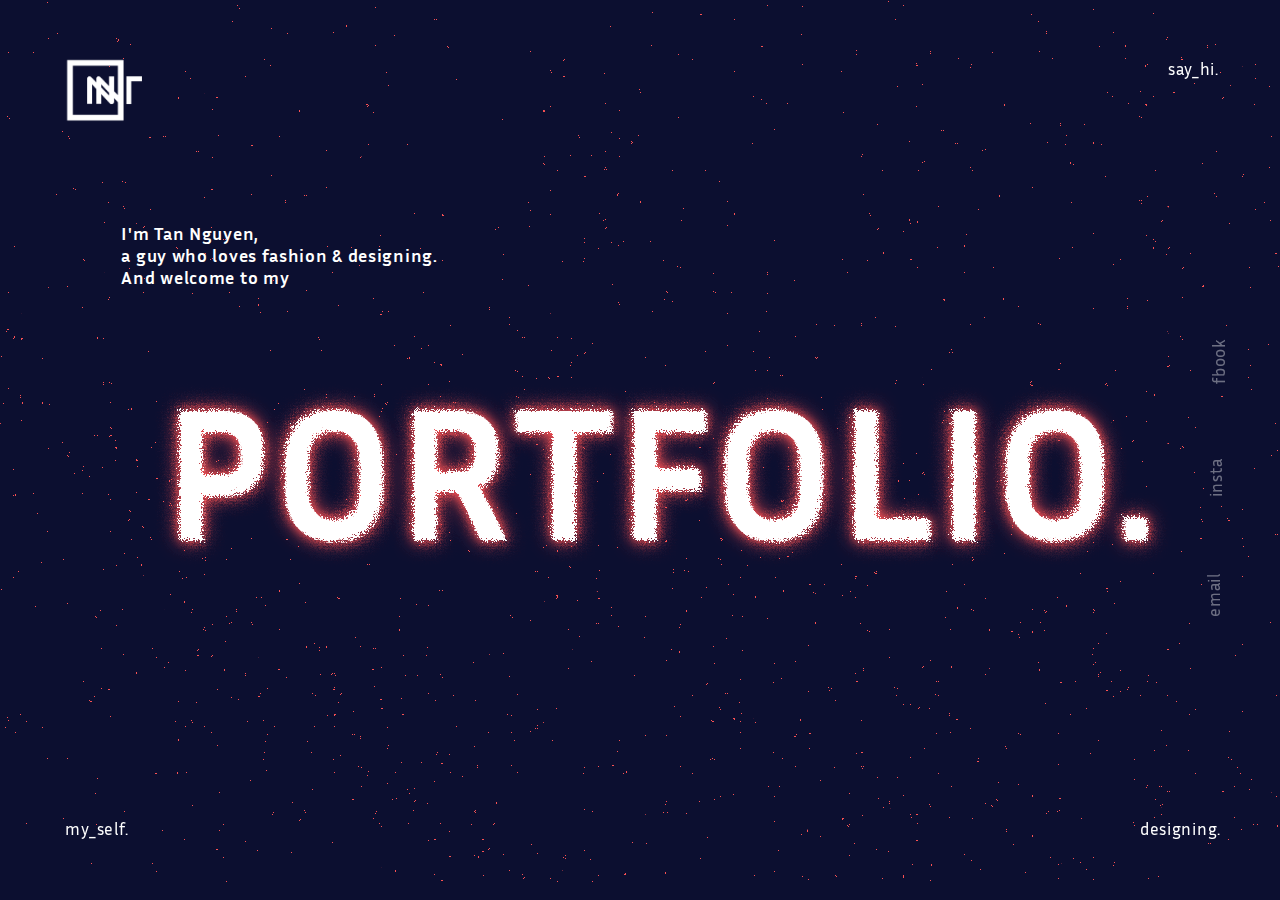
<file: index.html>
<!DOCTYPE html>
<html lang="en">
<head>
    <meta charset="UTF-8">
    <meta http-equiv="X-UA-Compatible" content="IE=edge">
    <meta name="viewport" content="width=device-width, initial-scale=1.0">
    <title>PORTFOLIO</title>
    <link rel="preconnect" href="https://fonts.googleapis.com">
    <link rel="preconnect" href="https://fonts.gstatic.com" crossorigin>
    <link href="https://fonts.googleapis.com/css2?family=Inria+Sans:wght@700&display=swap" rel="stylesheet">

    <link rel="stylesheet" href="base.css">
    <link rel="stylesheet" href="style.css">
</head>
<body>
    <header>
        <nav class="nav_container">
                <li><a class="home_section" href="/index.html"><img id="pic" src="/images/logo.png"/></a></li>
        </nav>

        <nav class="nav_container2">
                <a class="sayhi_section" href="./sayhi.html">say_hi.</a>

                <a class="designing_section" href="./designing.html">designing.</a>

                <a class="myself_section" href="./aboutme.html">my_self.</a>
        </nav>

        <nav class="nav_container3">
            <a class="fbook_section" href="https://www.facebook.com/profile.php?id=100033706904200&mibextid=LQQJ4d">fbook</a>

            <a class="insta_section" href="https://www.instagram.com/lightann_603">insta</a>

            <a class="email_section" href="mailto:nhuantan0603@gmail.com">email</a>
        </nav>
    </header>
     
        <!-- HOME -->
         
        <section class="main"  id="home">
            <div id="L-side" class="side">

              <div class="instruction" >
                <h3>I'm Tan Nguyen,</h3>
                <h3>a guy who loves fashion & designing.</h3>
                <h3>And welcome to my</h3>
              </div>



<!--ver2--> 
<div class="text">
    <h1 id="h1">PORTFOLIO.</h1>
</div>

<svg>
    <filter id="PORTFOLIO">

        <feTurbulence id="turbulence" baseFrequency="0.1 0.1"
          numOctaves="2" seed="3">

           <animate attributeName="baseFrequency" dur="0.5s"
             values="0.1 0.1;0.8 0.9"
             repeatCount="indefinite"></animate>
        </feTurbulence>

        <feDisplacementMap in="SourceGraphic" scale="10">
        </feDisplacementMap>
    </filter>
</svg>




<!--ver3--> 
<div class="text2">
    <h1 id="h1">PORTFOLIO</h1>
</div>

<svg>
    <filter id="PORTFOLIO2">

        <feTurbulence id="turbulence" baseFrequency="0.1 0.1"
          numOctaves="1" seed="1">

           <animate attributeName="baseFrequency" dur="20s"
             values="0.1 0.1;0.8 0.9"
             repeatCount="indefinite"></animate>
        </feTurbulence>

        <feDisplacementMap in="SourceGraphic" scale="20000">
        </feDisplacementMap>
    </filter>
</svg>



</div>
</section>

</body>
</file>
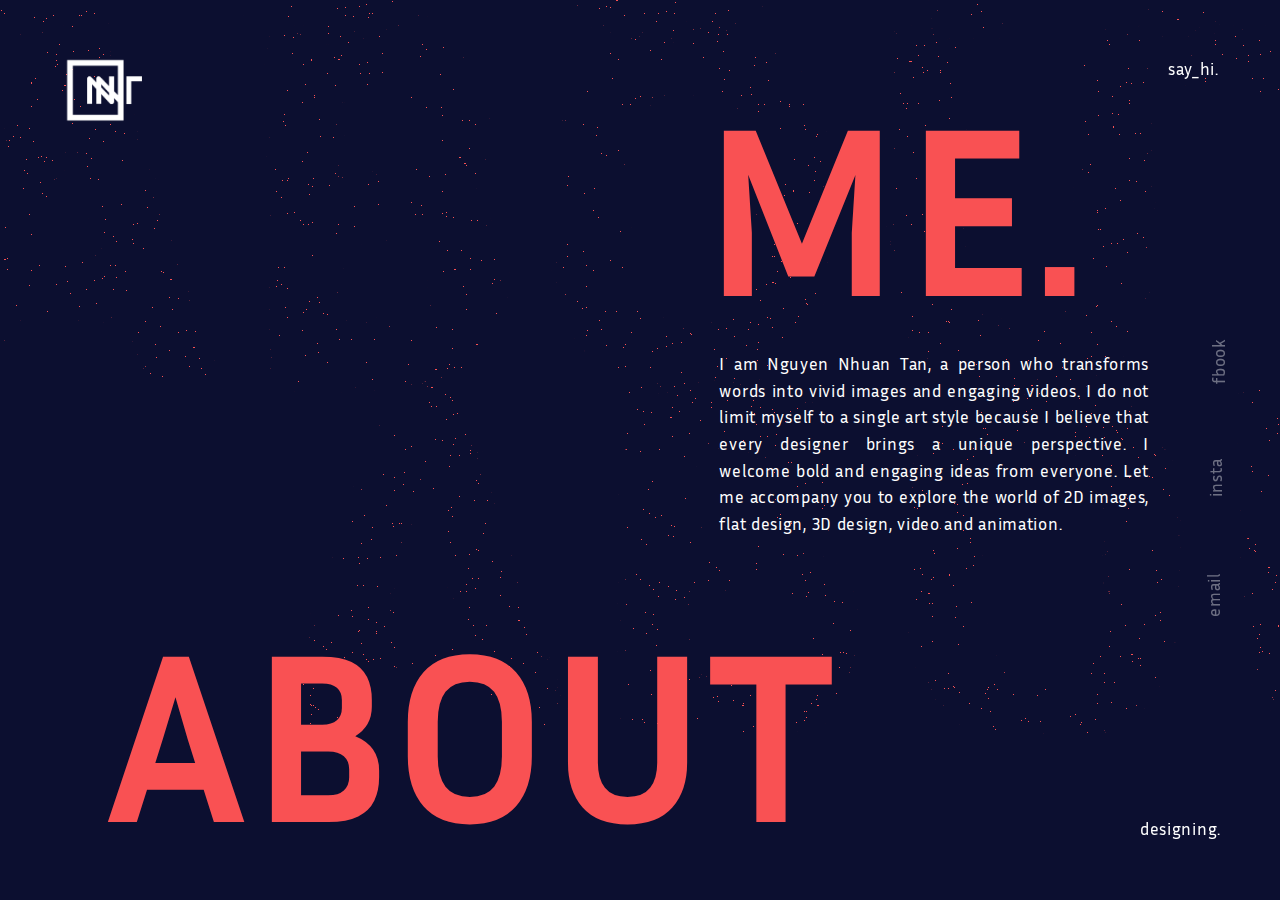
<file: aboutme.html>
<!DOCTYPE html>
<html lang="en">
<head>
    <meta charset="UTF-8">
    <meta http-equiv="X-UA-Compatible" content="IE=edge">
    <meta name="viewport" content="width=device-width, initial-scale=1.0">
    <title>PORTFOLIO</title>
    <link rel="preconnect" href="https://fonts.googleapis.com">
    <link rel="preconnect" href="https://fonts.gstatic.com" crossorigin>
    <link href="https://fonts.googleapis.com/css2?family=Inria+Sans:wght@700&display=swap" rel="stylesheet">
    <link rel="stylesheet" href="base.css">
    <link rel="stylesheet" href="aboutme.css">
</head>
<body>
    <header>
        <nav class="nav_container">
            <div class="menu">
                <li><a class="home_section" href="index.html"><img id="pic" src="/images/logo.png"/></a></li>
            </div>
        </nav>

        <nav class="nav_container2">
                <a class="sayhi_section" href="./sayhi.html">say_hi.</a>

                <a class="designing_section" href="./designing.html">designing.</a>

        </nav>

        <nav class="nav_container3">
            <a class="fbook_section" href="https://www.facebook.com/profile.php?id=100033706904200&mibextid=LQQJ4d">fbook</a>

            <a class="insta_section" href="https://www.instagram.com/lightann_603">insta</a>

            <a class="email_section" href="mailto:nhuantan0603@gmail.com">email</a>
        </nav>
    </header>
            <!-- HOME -->
             
            <section class="main"  id="home">
                <div id="L-side" class="side">
    
                  <div class="instruction" >
                    <p>I am Nguyen Nhuan Tan, a person who transforms words into vivid images and engaging videos. I do not limit myself to a single art style because I believe that every designer brings a unique perspective. I welcome bold and engaging ideas from everyone. Let me accompany you to explore the world of 2D images, flat design, 3D design, video and animation.</p>
                  </div>
    
                    <div class="L-title">
                    <h1 id="h1">ABOUT</h1>
                    <h1 id="h2"> ME.</h1>
                    </div>
    
        <!-- --------------------------------------------------------------------------------->
         
        <div class="text">
            <h1 id="h1">ABOUTME</h1>
        </div>

        <svg>
            <filter id="ABOUTME">
    
                <feTurbulence id="turbulence" baseFrequency="0.1 0.1"
                  numOctaves="2" seed="3">
    
                   <animate attributeName="baseFrequency" dur="15s"
                     values="0.1 0.5;0.4 0.1"
                     repeatCount="indefinite"></animate>
                </feTurbulence>
    
                <feDisplacementMap in="SourceGraphic" scale="90000">
                </feDisplacementMap>
            </filter>
        </svg>
   
                </div>
            </section>
</body>
</file>
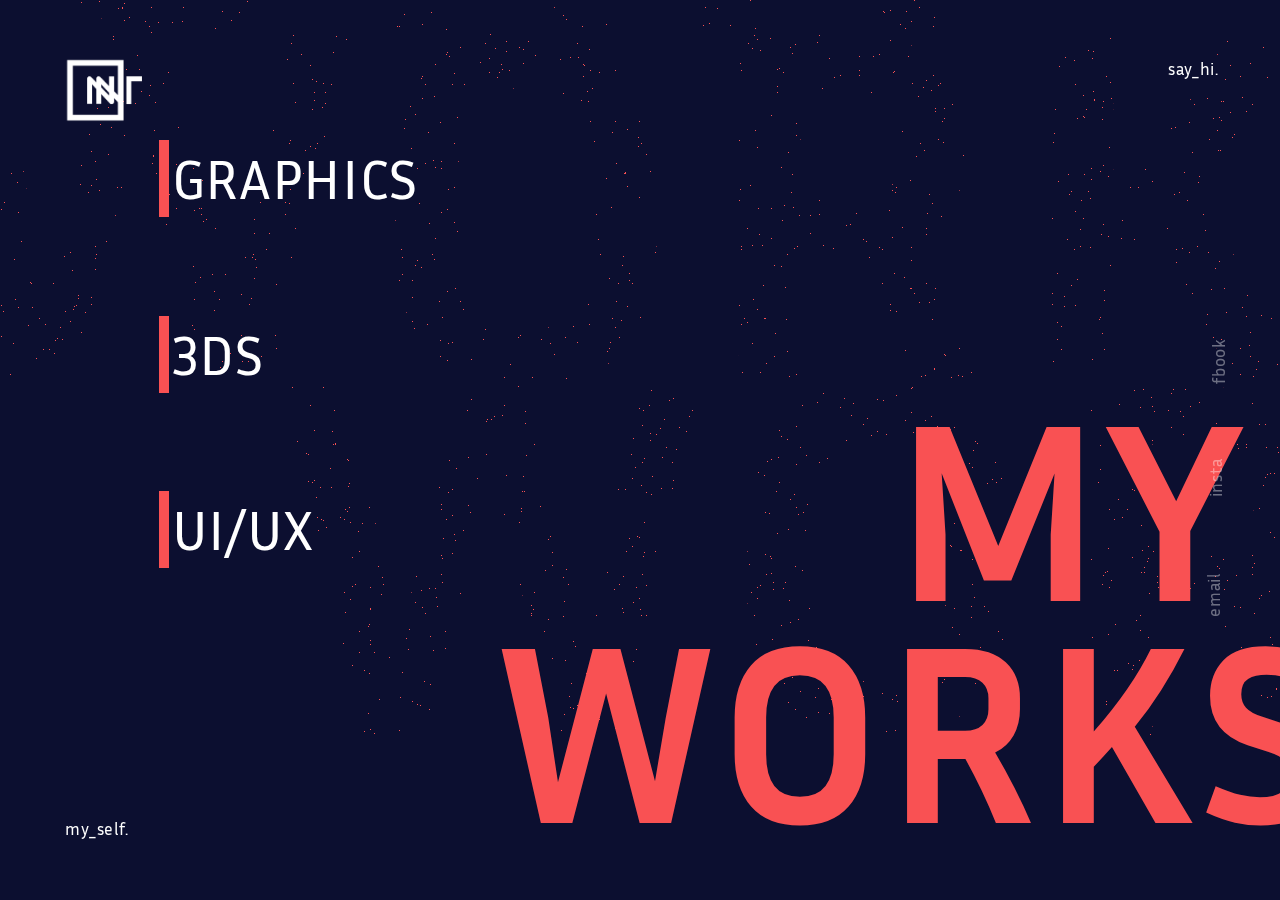
<file: designing.html>
<!DOCTYPE html>
<html lang="en">
<head>
    <meta charset="UTF-8">
    <meta http-equiv="X-UA-Compatible" content="IE=edge">
    <meta name="viewport" content="width=device-width, initial-scale=1.0">
    <title>PORTFOLIO</title>
    <link rel="preconnect" href="https://fonts.googleapis.com">
    <link rel="preconnect" href="https://fonts.gstatic.com" crossorigin>
    <link href="https://fonts.googleapis.com/css2?family=Inria+Sans:wght@700&display=swap" rel="stylesheet">
    <link rel="stylesheet" href="base.css">
    <link rel="stylesheet" href="designing.css">
</head>
<body>
    <header>
        <nav class="nav_container">
                <li><a class="home_section" href="index.html"><img id="pic" src="/images/logo.png"/></a></li>
        </nav>

        <nav class="nav_container2">
                <a class="sayhi_section" href="./sayhi.html">say_hi.</a>

                <a class="myself_section" href="./aboutme.html">my_self.</a>
                
        </nav>

        <nav class="nav_container3">
            <a class="fbook_section" href="https://www.facebook.com/profile.php?id=100033706904200&mibextid=LQQJ4d">fbook</a>

            <a class="insta_section" href="https://www.instagram.com/lightann_603">insta</a>

            <a class="email_section" href="mailto:nhuantan0603@gmail.com">email</a>
        </nav>
    </header>

    <!-- HOME -->
             
            <section class="main"  id="home">
                <div id="L-side" class="side">
    
                    <ul>
                        <li style="--clr:#F95153">
                            <a href="/work/graphics.html" data-text="&nbsp;GRAPHICS">&nbsp;GRAPHICS&nbsp;</a>
                        </li>
                        <li style="--clr:#F95153">
                            <a href="/work/3ds.html" data-text="&nbsp;3DS">&nbsp;3DS&nbsp;</a>
                        </li>
                        <li style="--clr:#F95153">
                            <a href="/work/uiux.html" data-text="&nbsp;UI/UX">&nbsp;UI/UX&nbsp;</a>
                        </li>
                    </ul>

                    <div class="L-title">
                        <h1 id="L-title1">WORKS.</h1>
                        <h1 id="L-title2">MY</h1>
                    </div>

       <!-- --------------------------------------------------------------------------------->
        <!-- --------------------------------------------------------------------------------->
         
        <div class="text">
            <h1 id="h1">WORK</h1>
        </div>

        <svg>
            <filter id="WORK">
    
                <feTurbulence id="turbulence" baseFrequency="0.1 0.1"
                  numOctaves="2" seed="3">
    
                   <animate attributeName="baseFrequency" dur="15s"
                     values="0.5 0.4;0.1 0.1"
                     repeatCount="indefinite"></animate>
                </feTurbulence>
    
                <feDisplacementMap in="SourceGraphic" scale="90000">
                </feDisplacementMap>
            </filter>
        </svg>

        </div>
</section>
</body>
</html>
</file>
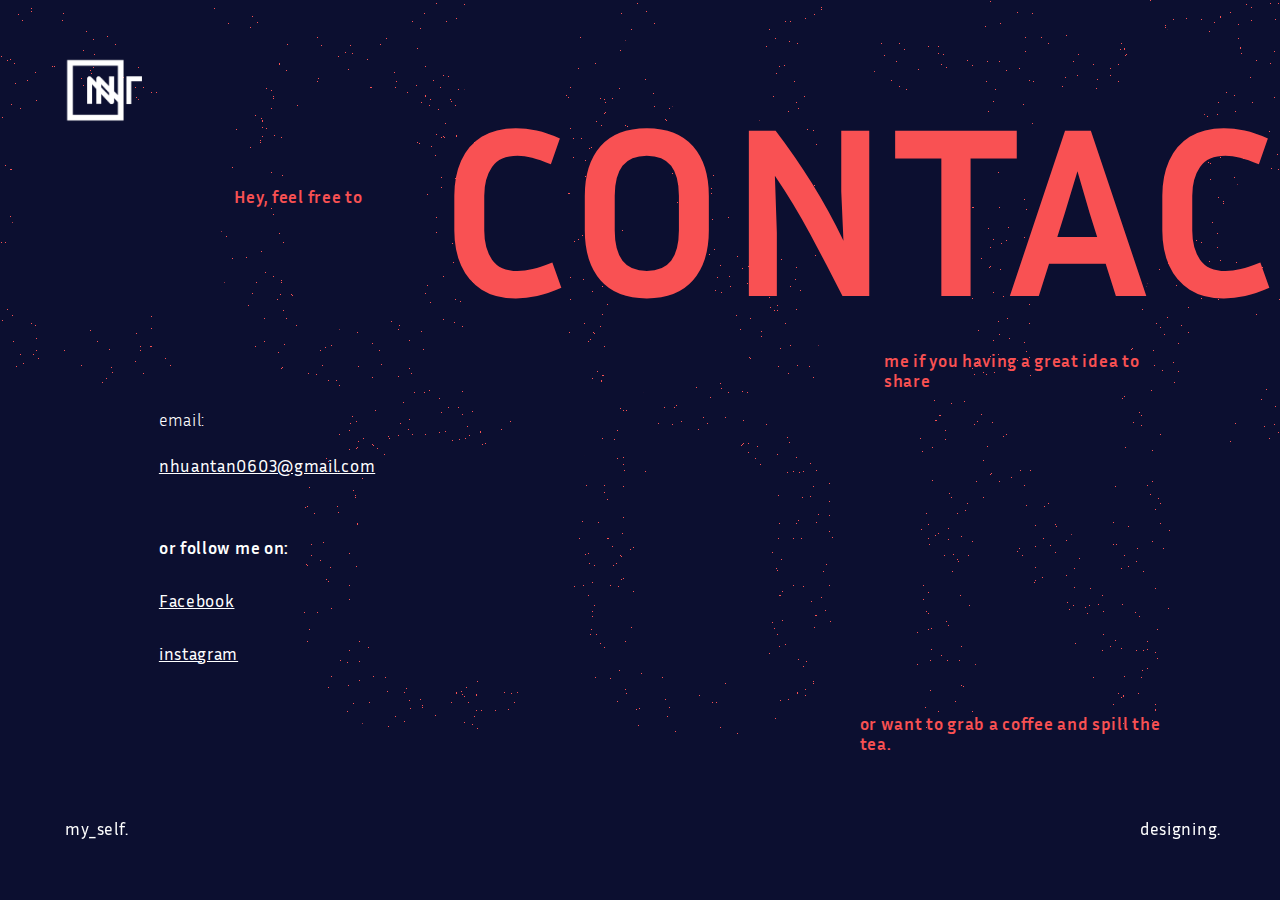
<file: sayhi.html>
<!DOCTYPE html>
<html lang="en">
<head>
    <meta charset="UTF-8">
    <meta http-equiv="X-UA-Compatible" content="IE=edge">
    <meta name="viewport" content="width=device-width, initial-scale=1.0">
    <title>PORTFOLIO</title>
    <link rel="preconnect" href="https://fonts.googleapis.com">
    <link rel="preconnect" href="https://fonts.gstatic.com" crossorigin>
    <link href="https://fonts.googleapis.com/css2?family=Inria+Sans:wght@700&display=swap" rel="stylesheet">
    <link rel="stylesheet" href="base.css">
    <link rel="stylesheet" href="sayhi.css">
</head>
<body>
    <header>
        <nav class="nav_container">
                <li><a class="home_section" href="index.html"><img id="pic" src="/images/logo.png"/></a></li>
        </nav>

        <nav class="nav_container2">

                <a class="designing_section" href="./designing.html">designing.</a>

                <a class="myself_section" href="./aboutme.html">my_self.</a>
        </nav>


    </header>

        <!-- HOME -->
         
        <section class="main"  id="home">
            <div id="L-side" class="side">

            <div class="instruction" >
                <h3 id="h1">Hey, feel free to</h3>
                <h3 id="h2">me if you having a great idea to share</h3>
                <h3 id="h3"> or want to grab a coffee and spill the tea.</h3>
            </div>        

            <div class="instruction2" >             
                <h3 id="h4">email:</h3>
                <a id="h5" href="mailto:nhuantan0603@gmail.com">nhuantan0603@gmail.com</a>
            </div>

            <div class="instruction3" > 
                <h3 id="h6" >or follow me on:</h3>
                <a id="h7" href="https://www.facebook.com/profile.php?id=100033706904200&mibextid=LQQJ4d">Facebook</a>
                <a id="h8" href="https://www.instagram.com/lightann_603">instagram</a>
            </div>

            <div class="L-title">
                <h1>CONTACT</h1>
            </div>

        <!-- --------------------------------------------------------------------------------->
         
            <div class="text">
                    <h1 id="h1">CONTACT</h1>
            </div>

                <svg>
                    <filter id="CONTACT">
            
                        <feTurbulence id="turbulence" baseFrequency="0.1 0.1"
                          numOctaves="2" seed="3">
            
                           <animate attributeName="baseFrequency" dur="15s"
                             values="0.4 0.1;0.1 0.5"
                             repeatCount="indefinite"></animate>
                        </feTurbulence>
            
                        <feDisplacementMap in="SourceGraphic" scale="90000">
                        </feDisplacementMap>
                    </filter>
                </svg>

                </div>
        </section>

    </body>
</file>
<file: base.css>
* {
    /* box-sizing: inherit; */
    margin: 0;
    padding: 0;
    box-sizing: border-box;
}
</file>
<file: style.css>
:root {
  --orange: #F95153;
  --blue: #0C0F30;
  --white: #fff;
  --square-w: 7.3vw;
  --square-h: 13vh;
  --gap-w: calc((var(--square-w) / 10) * 2);
  --gap-h:calc((var(--square-h) /10) * 2);
  --letter-w: 4.2vw;
  letter-spacing: 0.7px;
  overflow:hidden;
}

html{
  overflow:hidden;
  margin: 0;
  background-color: #0C0F30;
  font-family:"Inria Sans" ;
  cursor:cell;
}

/* ------------------------------------------------------- */

/* ---------nav bar--------------- */

nav {
  z-index: 4;
  color: var(--blue);
  position: fixed;
  z-index: 10;
}

img{
  z-index: 4;
  width: calc(var(--square-h) *0.7);
  position: absolute;
  margin-right: var(--square-w);
  margin-top: calc(var(--square-h) *0.47);
  left: calc(var(--square-w) * 0.7);
}

.nav_container2 .designing_section {
  z-index: 4;
  font-size: min(max(11px, 1.3vw), 22px);
  text-decoration-line:none;
  color: var(--white);
  height: fit-content;
  position: absolute;
  margin-right: var(--square-w);
  margin-top: calc(var(--square-h) *7);
  left: calc(var(--square-w) * 12.2);
}

.nav_container2 .sayhi_section {
  z-index: 4;
  font-size: min(max(11px, 1.3vw), 22px);
  text-decoration-line:none;
  color: var(--white);
  height: fit-content;
  position: absolute;
  margin-top: calc(var(--square-h) *0.5);
  left: calc(var(--square-w) * 12.5);
}

.nav_container2 .myself_section {
  z-index: 4;
  font-size: min(max(11px, 1.3vw), 22px);
  text-decoration-line:none;
  color: var(--white);
  height: fit-content;
  position: absolute;
  margin-right: var(--square-w);
  margin-top: calc(var(--square-h) *7);
  left: calc(var(--square-w) * 0.7);
}

.nav_container3 .fbook_section {
  z-index: 4;
  opacity: 40% ;
  transform: rotate(-90deg);
  font-size: min(max(11px, 1.3vw), 22px);
  text-decoration-line:none;
  color: var(--white);
  height: fit-content;
  position: absolute;
  margin-right: var(--square-w);
  margin-top: calc(var(--square-h) *3);
  left: calc(var(--square-w) * 12.8);
}

.nav_container3 .insta_section {
  z-index: 4;
  opacity: 40% ;
  transform: rotate(-90deg);
  font-size: min(max(11px, 1.3vw), 22px);
  text-decoration-line:none;
  color: var(--white);
  height: fit-content;
  position: absolute;
  margin-right: var(--square-w);
  margin-top: calc(var(--square-h) *4);
  left: calc(var(--square-w) * 12.81);
}

.nav_container3 .email_section{
  z-index: 4;
  opacity: 40% ;
  transform: rotate(-90deg);
  font-size: min(max(11px, 1.3vw), 22px);
  text-decoration-line:none;
  color: var(--white);
  height: fit-content;
  position: absolute;
  margin-right: var(--square-w);
  margin-top: calc(var(--square-h) *5);
  left: calc(var(--square-w) * 12.76);
}


/* ----------------------------------------- */

/* -------------- HOME SECTION------------- */


.instruction{
  font-size: min(max(14px, 1.2vw), 22px);
  color: var(--white);
  position: absolute;
  z-index: 1;

  position: absolute;
  margin-right: var(--square-w);
  margin-top: calc(var(--square-h) *1.9);
  left: calc(var(--square-w) * 1.3);
}


/* ----------------------------------------- */
.text {
  z-index: 4;
  position: absolute;
  margin-right: var(--square-w);
  margin-top: calc(var(--square-h) *3);
  left: calc(var(--square-w) *1.7);

  text-align: center;
  filter: url(#PORTFOLIO) ;

}
.text h1{
  z-index: 4;
  position: absolute;

  color: #ffffff;
  font-size: 15vw;
  text-shadow: 0 0 10px var(--orange),
  0 0 20px var(--orange);

}


/* ---------------------------------------------- */


.text2 {
  z-index: -1;
  position: absolute;
  margin-right: var(--square-w);
  margin-top: calc(var(--square-h) *-1);
  left: calc(var(--square-w) *-3);

  text-align: center;
  filter: url(#PORTFOLIO2) ;
}

.text2 h1{
  z-index: -1;
  position: absolute;
  color:#F95153;
  font-size: min(max(20px, 100vw), 50vw);
}

/* ---------------------------------------------- */
.cursor-dot{
  width: 50px;
  height: 50px;
  background-color: #fff;
}
.cursor-outline{
  width: 30px;
  height: 30px;
  border: 2px solid hsla(0, 0%, 100%);
}
.cursor-dot,.cursor-outline {
  position: fixed;
  top: 0;
  left: 0;
  transform: translate(-50%, -50%);
  border-radius: 50%;
  z-index: 1;
  pointer-events: none;
}




  /* For mobile phones: */
  @media only screen and (max-width: 768px) {

    .nav_container2 .designing_section {
      font-size: min(max(11px, 1.3vw), 22px);
      text-decoration-line:none;
      color: var(--white);
      height: fit-content;
      position: absolute;
      margin-right: var(--square-w);
      margin-top: calc(var(--square-h) *7);
      left: calc(var(--square-w) * 11);
    }
    
    .nav_container2 .sayhi_section {
      font-size: min(max(11px, 1.3vw), 22px);
      text-decoration-line:none;
      color: var(--white);
      height: fit-content;
      position: absolute;
      margin-top: calc(var(--square-h) *7);
      left: calc(var(--square-w) * 6.5);
    }
    .nav_container3 .fbook_section {
      opacity: 0% ;
    }
    
    .nav_container3 .insta_section {
      opacity: 0%;
    }
    
    .nav_container3 .email_section{
      opacity: 0%;
    }

    .text2 h1{
      position: absolute;
        
      color:#F95153;
      font-size: 200vw;
    }
  }
</file>
<file: aboutme.css>
:root {
    --orange: #F95153;
    --blue: #0C0F30;
    --white: #fff;
    --square-w: 7.3vw;
    --square-h: 13vh;
    --gap-w: calc((var(--square-w) / 10) * 2);
    --gap-h:calc((var(--square-h) /10) * 2);
    --letter-w: 4.2vw;
    letter-spacing: 0.7px;
  }
  
  html{
    margin: 0;
    background-color: #0C0F30;
    font-family:"Inria Sans" ;
    cursor:cell;
  }
  
  /* ------------------------------------------------------- */
  
  /* ---------nav bar--------------- */
  
  nav {
    color: var(--blue);
    position: fixed;
    z-index: 10;
  }
  
  
  img{
    width: calc(var(--square-h) *0.7);
    position: absolute;
    margin-right: var(--square-w);
    margin-top: calc(var(--square-h) *0.47);
    left: calc(var(--square-w) * 0.7);
  }
  
  .nav_container2 .designing_section {
    font-size: min(max(11px, 1.3vw), 22px);
    text-decoration-line:none;
    color: var(--white);
    height: fit-content;
    position: absolute;
    margin-right: var(--square-w);
    margin-top: calc(var(--square-h) *7);
    left: calc(var(--square-w) * 12.2);
  }
  
  .nav_container2 .sayhi_section {
    font-size: min(max(11px, 1.3vw), 22px);
    text-decoration-line:none;
    color: var(--white);
    height: fit-content;
    position: absolute;
    margin-top: calc(var(--square-h) *0.5);
    left: calc(var(--square-w) * 12.5);
  }

  .nav_container3 .fbook_section {
    opacity: 40% ;
    transform: rotate(-90deg);
    font-size: min(max(11px, 1.3vw), 22px);
    text-decoration-line:none;
    color: var(--white);
    height: fit-content;
    position: absolute;
    margin-right: var(--square-w);
    margin-top: calc(var(--square-h) *3);
    left: calc(var(--square-w) * 12.8);
  }
  
  .nav_container3 .insta_section {
    opacity: 40% ;
    transform: rotate(-90deg);
    font-size: min(max(11px, 1.3vw), 22px);
    text-decoration-line:none;
    color: var(--white);
    height: fit-content;
    position: absolute;
    margin-right: var(--square-w);
    margin-top: calc(var(--square-h) *4);
    left: calc(var(--square-w) * 12.81);
  }
  
  .nav_container3 .email_section{
    opacity: 40% ;
    transform: rotate(-90deg);
    font-size: min(max(11px, 1.3vw), 22px);
    text-decoration-line:none;
    color: var(--white);
    height: fit-content;
    position: absolute;
    margin-right: var(--square-w);
    margin-top: calc(var(--square-h) *5);
    left: calc(var(--square-w) * 12.76);
  }
  
/* ----------------------------------------- */

/* -------------- HOME SECTION------------- */
.side {
    height: 100vh;
    width: 100%;
    
    overflow: hidden;
    position: absolute;
  
  }
  
  .L-title {
    z-index: 6;
    color: var(--orange);
    background-color: transparent;
    font-size: 9.5vw;

  }
  
  .side .L-title #h1{
    z-index: 6;
    position: absolute;
    margin-right: var(--square-w);
    margin-top: calc(var(--square-h) *5);
    left: calc(var(--square-w) * 1.1);
  }

  .side .L-title #h2 {
    z-index: 6;
    position: absolute;
    margin-right: var(--square-w);
    margin-top: calc(var(--square-h) * 0.5);
    left: calc(var(--square-w) * 7.5);
  }

  #L-side {
    z-index: 3;
    
  }
  
  .instruction{

color: var(--white);
font-size: min(max(10px, 1.3vw), 22px);
line-height: 1.6;
text-align: justify;

position: absolute;
margin-right: var(--square-w);
margin-top: calc(var(--square-h) * 3);
left: calc(var(--square-w) * 7.7);
right: calc(var(--square-w) *0.4);
}

/* ----------------------------------------- */
.text {
  z-index: -1;
  position: absolute;
  margin-right: var(--square-w);
  margin-top: calc(var(--square-h) *0.5);
  left: calc(var(--square-w) *1);

  text-align: center;
  filter: url(#ABOUTME) ;

}
.text h1{
  position: absolute;

  color:#F95153;
  font-size: min(max(20px, 100vw), 40vw);
    text-shadow: 0 0 10px var(--orange);
}

  /* For mobile phones: */
  @media only screen and (max-width: 768px) {

    .nav_container2 .designing_section {
      font-size: min(max(11px, 1.3vw), 22px);
      text-decoration-line:none;
      color: var(--white);
      height: fit-content;
      position: absolute;
      margin-right: var(--square-w);
      margin-top: calc(var(--square-h) *7);
      left: calc(var(--square-w) * 11);
    }
    
    .nav_container2 .sayhi_section {
        font-size: min(max(11px, 1.3vw), 22px);
        text-decoration-line:none;
        color: var(--white);
        height: fit-content;
        position: absolute;
        margin-right: var(--square-w);
        margin-top: calc(var(--square-h) *7);
        left: calc(var(--square-w) * 0.7);
    }
    .nav_container3 .fbook_section {
      opacity: 0% ;
    }
    
    .nav_container3 .insta_section {
      opacity: 0%;
    }
    
    .nav_container3 .email_section{
      opacity: 0%;
    }

    .instruction{
      text-align:justify;
      font-size: min(max(2.3vw, 1.3vw), 22px);
      }
      .side .L-title #h1{
        z-index: 6;
        position: absolute;
        margin-right: var(--square-w);
        margin-top: calc(var(--square-h) *2.8);
        left: calc(var(--square-w) * 1.1);
      }
    
      .side .L-title #h2 {
        z-index: 6;
        position: absolute;
        margin-right: var(--square-w);
        margin-top: calc(var(--square-h) * 3.5);
        left: calc(var(--square-w) * 4);
      }
      .text {
        margin-top: calc(var(--square-h) *0.7);
      }
      .text h1{
        font-size: 120vw;
      }

  }
</file>
<file: designing.css>
:root {
    --orange: #F95153;
    --blue: #0C0F30;
    --white: #fff;
    --square-w: 7.3vw;
    --square-h: 13vh;
    --gap-w: calc((var(--square-w) / 10) * 2);
    --gap-h:calc((var(--square-h) /10) * 2);
    --letter-w: 4.2vw;
    letter-spacing: 0.7px;
  }
  
  html{
    margin: 0;
    background-color: #0C0F30;
    font-family:"Inria Sans" ;
    overflow: hidden;
    cursor:cell;
  }
  
  /* ------------------------------------------------------- */
  
  /* ---------nav bar--------------- */
  
  nav {
    color: var(--blue);
    position: fixed;
    z-index: 10;
  }
  
  
  img{
    width: calc(var(--square-h) *0.7);
    position: absolute;
    margin-right: var(--square-w);
    margin-top: calc(var(--square-h) *0.47);
    left: calc(var(--square-w) * 0.7);
  }
  
  .nav_container2 .sayhi_section {
    font-size: min(max(11px, 1.3vw), 22px);
    text-decoration-line:none;
    color: var(--white);
    height: fit-content;
    position: absolute;
    margin-top: calc(var(--square-h) *0.5);
    left: calc(var(--square-w) * 12.5);
  }
  
  .nav_container2 .myself_section {
    font-size: min(max(11px, 1.3vw), 22px);
    text-decoration-line:none;
    color: var(--white);
    height: fit-content;
    position: absolute;
    margin-right: var(--square-w);
    margin-top: calc(var(--square-h) *7);
    left: calc(var(--square-w) * 0.7);
  }

  .nav_container3 .fbook_section {
    opacity: 40% ;
    transform: rotate(-90deg);
    font-size: min(max(11px, 1.3vw), 22px);
    text-decoration-line:none;
    color: var(--white);
    height: fit-content;
    position: absolute;
    margin-right: var(--square-w);
    margin-top: calc(var(--square-h) *3);
    left: calc(var(--square-w) * 12.8);
  }
  
  .nav_container3 .insta_section {
    opacity: 40% ;
    transform: rotate(-90deg);
    font-size: min(max(11px, 1.3vw), 22px);
    text-decoration-line:none;
    color: var(--white);
    height: fit-content;
    position: absolute;
    margin-right: var(--square-w);
    margin-top: calc(var(--square-h) *4);
    left: calc(var(--square-w) * 12.81);
  }
  
  .nav_container3 .email_section{
    opacity: 40% ;
    transform: rotate(-90deg);
    font-size: min(max(11px, 1.3vw), 22px);
    text-decoration-line:none;
    color: var(--white);
    height: fit-content;
    position: absolute;
    margin-right: var(--square-w);
    margin-top: calc(var(--square-h) *5);
    left: calc(var(--square-w) * 12.76);
  }
  
  
  /* ----------------------------------------- */
  
  /* -------------- HOME SECTION------------- */


  
  .side {
    height: 100vh;
    width: 100%;
    
    overflow: hidden;
    position: absolute;
  }
  
  .L-title {
    z-index: 6;
    color: var(--orange);
    background-color: transparent;
    font-size: min(max(20px, 10vw), 10vw);
  }
  
  .side .L-title #L-title1 {
    z-index: 6;
    position: absolute;
    margin-left: var(--square-w);
    margin-top: calc(var(--square-h) *4.9);
    left: calc(var(--square-w) *4.3);
  }
  .side .L-title #L-title2 {
    z-index: 6;
    position: absolute;
    margin-left: var(--square-w);
    margin-top: calc(var(--square-h) *3);
    left: calc(var(--square-w) *8.55);
  }


ul{

  position: absolute;
  display: flex;
  flex-direction: column;
  gap: calc(var(--square-h) *1.5);

}

ul li {
  position: relative;
  list-style: none;
}

ul li a{
  text-decoration: none;
  color: transparent;
font-size: min(max(10px, 10vw), 4.3vw);
line-height: 1.4;

position: absolute;
margin-right: var(--square-w);
margin-top: calc(var(--square-h) *1.2);
left: calc(var(--square-w) *1.7);
-webkit-text-fill-color: #ffffff;
}

ul li a::before {
  content: attr(data-text);
  position: absolute;
  color: var(--clr);
  width: 0;
  overflow: hidden;
  transition: 500ms;
  border-right: 10px solid var(--clr);
}

ul li a:hover::before{
  width: 100%;
  -webkit-text-fill-color: var(--clr)
  
}
  /* ----------------------------------------- */

  .text {
    z-index: -1;
    position: absolute;
    margin-right: var(--square-w);
    margin-top: calc(var(--square-h) *0.5);
    left: calc(var(--square-w) *1);
    text-align: center;
    filter: url(#WORK) ;
  }
  
  .text h1{
    position: absolute;
    color:#F95153;
    font-size: min(max(20px, 100vw), 40vw);
  }

    /* For mobile phones: */
    @media only screen and (max-width: 768px) {

      .nav_container2 .myself_section {
        font-size: min(max(11px, 1.3vw), 22px);
        margin-top: calc(var(--square-h) *7);
        left: calc(var(--square-w) * 11);
      }
      
      .nav_container2 .sayhi_section {
          font-size: min(max(11px, 1.3vw), 22px);
          margin-right: var(--square-w);
          margin-top: calc(var(--square-h) *7);
          left: calc(var(--square-w) * 0.7);
      }
      .nav_container3 .fbook_section {
        opacity: 0% ;
      }
      
      .nav_container3 .insta_section {
        opacity: 0%;
      }
      
      .nav_container3 .email_section{
        opacity: 0%;
      }

      ul li a{
      margin-top: calc(var(--square-h) *1.8);
      }

      ul li a::before {
        border-right: 3px solid var(--clr);
      }

      .side .L-title #L-title1 {
        margin-top: calc(var(--square-h) *3.5);
        left: calc(var(--square-w) *4.8);
      }
      .side .L-title #L-title2 {
        margin-top: calc(var(--square-h) *2.5);
        left: calc(var(--square-w) *8.6);
      }
      .text {
        margin-top: calc(var(--square-h) *0.7);
      }
      .text h1{
        font-size: 120vw;
      }

    }
</file>
<file: sayhi.css>
:root {
    --orange: #F95153;
    --blue: #0C0F30;
    --white: #fff;
    --square-w: 7.3vw;
    --square-h: 13vh;
    --gap-w: calc((var(--square-w) / 10) * 2);
    --gap-h:calc((var(--square-h) /10) * 2);
    --letter-w: 4.2vw;
    letter-spacing: 0.7px;   
  }
  
  html{
    margin: 0;
    background-color: #0C0F30;
    font-family:"Inria Sans" ;
    cursor:cell;
  }
  
  /* ------------------------------------------------------- */
  
  /* ---------nav bar--------------- */
  
  nav {
    color: var(--blue);
    position: fixed;
    z-index: 10;
  }
  
  
  img{
    width: calc(var(--square-h) *0.7);
    position: absolute;
    margin-right: var(--square-w);
    margin-top: calc(var(--square-h) *0.47);
    left: calc(var(--square-w) * 0.7);
  }
  
  .nav_container2 .designing_section {
    font-size: min(max(11px, 1.3vw), 22px);
    text-decoration-line:none;
    color: var(--white);
    height: fit-content;
    position: absolute;
    margin-right: var(--square-w);
    margin-top: calc(var(--square-h) *7);
    left: calc(var(--square-w) * 12.2);
  }
  
  .nav_container2 .myself_section {
    font-size: min(max(11px, 1.3vw), 22px);
    text-decoration-line:none;
    color: var(--white);
    height: fit-content;
    position: absolute;
    margin-right: var(--square-w);
    margin-top: calc(var(--square-h) *7);
    left: calc(var(--square-w) * 0.7);
  }

  .nav_container3 .fbook_section {
    opacity:40% ;
    transform: rotate(-90deg);
    font-size: min(max(11px, 1.3vw), 22px);
    text-decoration-line:none;
    color: var(--white);
    height: fit-content;
    position: absolute;
    margin-right: var(--square-w);
    margin-top: calc(var(--square-h) *3);
    left: calc(var(--square-w) * 12.8);
  }
  
  .nav_container3 .insta_section {
    opacity: 40% ;
    transform: rotate(-90deg);
    font-size: min(max(11px, 1.3vw), 22px);
    text-decoration-line:none;
    color: var(--white);
    height: fit-content;
    position: absolute;
    margin-right: var(--square-w);
    margin-top: calc(var(--square-h) *4);
    left: calc(var(--square-w) * 12.81);
  }
  
  .nav_container3 .email_section{
    opacity: 40% ;
    transform: rotate(-90deg);
    font-size: min(max(11px, 1.3vw), 22px);
    text-decoration-line:none;
    color: var(--white);
    height: fit-content;
    position: absolute;
    margin-right: var(--square-w);
    margin-top: calc(var(--square-h) *5);
    left: calc(var(--square-w) * 12.76);
  }
  
  /* ----------------------------------------- */

/* -------------- HOME SECTION------------- */

.side {
    height: 100vh;
    width: 100%;
    
    overflow: hidden;
    position: absolute;
  }
  
  .L-title {
    z-index: 6;
    color: var(--orange);
    background-color: transparent;
    font-size: min(max(20px, 9.5vw), 9.5vw);
  }
  
  .side .L-title {
    z-index: 6;
    position: absolute;
    margin-left: var(--square-w);
    margin-top: calc(var(--square-h) *0.5);
    left: calc(var(--square-w) *3.7);
  }
  
  #L-side {
    z-index: 3;
    
  }

      /* ------------------------------------------- */

.instruction #h1{

    color: var(--orange);
    font-size: min(max(10px, 1.3vw), 22px);
    
    position: absolute;
    margin-right: var(--square-w);
    margin-top: calc(var(--square-h) *1.6);
    left: calc(var(--square-w) *2.5);
}

.instruction #h2{

    color: var(--orange);
    font-size: min(max(10px, 1.3vw), 22px);
    
    position: absolute;
    margin-right: var(--square-w);
    margin-top: calc(var(--square-h) *3);
    left: calc(var(--square-w) *9.46);
}

.instruction #h3{

    color: var(--orange);
    font-size: min(max(10px, 1.3vw), 22px);
    
    position: absolute;
    margin-right: var(--square-w);
    margin-top: calc(var(--square-h) *6.1);
    left: calc(var(--square-w) *9.2);
}
    
    /* ------------------------------------------- */

      .instruction2 #h4{

        color: var(--white);
        font-size: min(max(10px, 1.3vw), 22px);
        font-weight: lighter;
        
        position: absolute;
        margin-right: var(--square-w);
        margin-top: calc(var(--square-h) *3.5);
        left: calc(var(--square-w) *1.7);
    }

    .instruction2 #h5{

        color: var(--white);
        font-size: min(max(12px, 1.3vw), 22px);
        text-decoration-line: underline;
        
        position: absolute;
        margin-right: var(--square-w);
        margin-top: calc(var(--square-h) *3.9);
        left: calc(var(--square-w) *1.7);
    }

    /* ------------------------------------------- */

    .instruction3 #h6{

        color: var(--white);
        font-size: min(max(11px, 1.3vw), 22px);
        
        position: absolute;
        margin-right: var(--square-w);
        margin-top: calc(var(--square-h) *4.6);
        left: calc(var(--square-w) *1.7);
    }

    .instruction3 #h7{

        color: var(--white);
        font-size: min(max(12px, 1.3vw), 22px);
        text-decoration-line: underline;
        
        position: absolute;
        margin-right: var(--square-w);
        margin-top: calc(var(--square-h) *5.05);
        left: calc(var(--square-w) *1.7);
    }
    .instruction3 #h8{

        color: var(--white);
        font-size: min(max(12px, 1.3vw), 22px);
        text-decoration-line: underline;
        
        position: absolute;
        margin-right: var(--square-w);
        margin-top: calc(var(--square-h) *5.5);
        left: calc(var(--square-w) *1.7);
    }


    .text {
      z-index: -1;
      position: absolute;
      margin-right: var(--square-w);
      margin-top: calc(var(--square-h) *0.5);
      left: calc(var(--square-w) *1);
    
      text-align: center;
      filter: url(#CONTACT) ;
    
    }
    .text h1{
      position: absolute;
    
      color:#F95153;
      font-size: min(max(20px, 100vw), 40vw);
    }

    /* For mobile phones: */
    @media only screen and (max-width: 768px) {

      .nav_container2 .myself_section {
        font-size: min(max(11px, 1.3vw), 22px);
        text-decoration-line:none;
        color: var(--white);
        height: fit-content;
        position: absolute;
        margin-right: var(--square-w);
        margin-top: calc(var(--square-h) *7);
        left: calc(var(--square-w) * 0.7);
    }
      
      .nav_container2 .designing_section {
        font-size: min(max(11px, 1.3vw), 22px);
        text-decoration-line:none;
        color: var(--white);
        height: fit-content;
        position: absolute;
        margin-right: var(--square-w);
        margin-top: calc(var(--square-h) *7);
        left: calc(var(--square-w) * 11);
      }
      .nav_container3 .fbook_section {
        opacity: 0% ;
      }
      
      .nav_container3 .insta_section {
        opacity: 0%;
      }
      
      .nav_container3 .email_section{
        opacity: 0%;
      }

      .side .L-title {
        z-index: 6;
        position: absolute;
        margin-left: var(--square-w);
        margin-top: calc(var(--square-h) *2);
        left: calc(var(--square-w) *3.7);
      }
      .instruction #h1{

        color: var(--orange);
        font-size: min(max(10px, 1.3vw), 22px);
        
        position: absolute;
        margin-right: var(--square-w);
        margin-top: calc(var(--square-h) *2.5);
        left: calc(var(--square-w) *1.7);
    }
    .text {
      margin-top: calc(var(--square-h) *0.7);
    }
    .text h1{
      font-size: 120vw;
    }

    }
</file>
